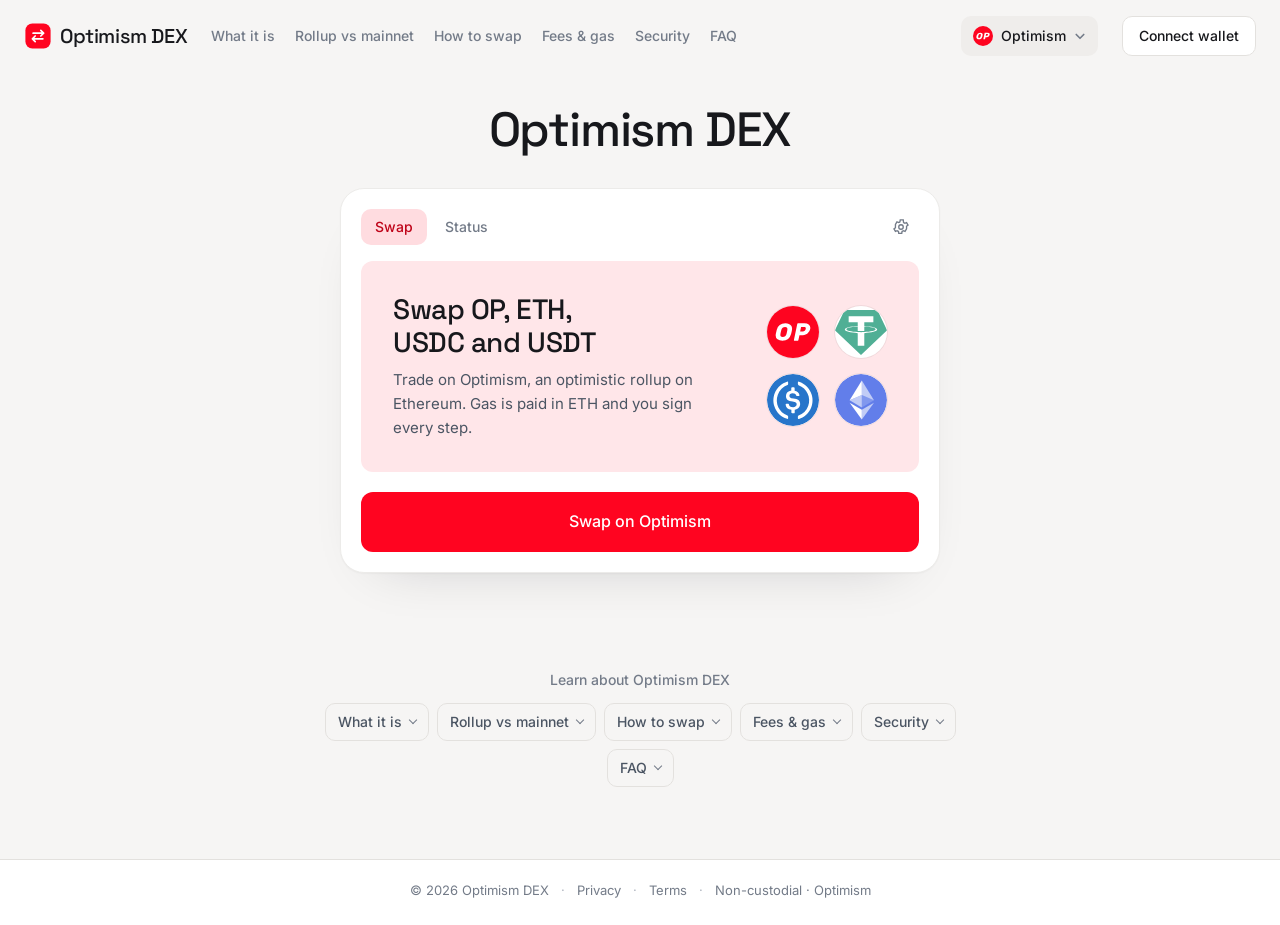
<file: index.html>
<!doctype html>
<html lang="en"><head>
<meta charset="utf-8"><meta name="viewport" content="width=device-width,initial-scale=1">
<title>Optimism DEX — Swap OP, ETH, USDC and USDT</title>
<meta name="description" content="Optimism DEX is a non-custodial interface to swap OP, ETH, USDC and USDT on Optimism, an Ethereum optimistic rollup, with gas paid in ETH from your own wallet.">
<meta name="robots" content="index,follow">
<meta name="theme-color" content="#f6f5f4">
<link rel="canonical" href="https://optimism-dex.github.io/">
<meta property="og:type" content="website"><meta property="og:site_name" content="Optimism DEX"><meta property="og:title" content="Optimism DEX — Swap OP, ETH, USDC and USDT"><meta property="og:description" content="Optimism DEX is a non-custodial interface to swap OP, ETH, USDC and USDT on Optimism, an Ethereum optimistic rollup, with gas paid in ETH from your own wallet."><meta property="og:url" content="https://optimism-dex.github.io/"><meta property="og:image" content="https://optimism-dex.github.io/og-image.png">
<meta name="twitter:card" content="summary_large_image"><meta name="twitter:title" content="Optimism DEX — Swap OP, ETH, USDC and USDT"><meta name="twitter:description" content="Optimism DEX is a non-custodial interface to swap OP, ETH, USDC and USDT on Optimism, an Ethereum optimistic rollup, with gas paid in ETH from your own wallet."><meta name="twitter:image" content="https://optimism-dex.github.io/og-image.png">
<link rel="icon" type="image/svg+xml" href="icon.svg">
<link rel="apple-touch-icon" href="icon.svg">
<link rel="manifest" href="manifest.webmanifest">
<script type="application/ld+json">
{"@context":"https://schema.org","@graph":[{"@type":"Organization","@id":"https://optimism-dex.github.io/#organization","name":"Optimism DEX","url":"https://optimism-dex.github.io/","description":"Optimism DEX is a non-custodial interface to swap OP, ETH, USDC and USDT on Optimism, an Ethereum optimistic rollup, with gas paid in ETH from your own wallet.","logo":{"@type":"ImageObject","@id":"https://optimism-dex.github.io/#logo","url":"https://optimism-dex.github.io/icon.svg","caption":"Optimism DEX"}},{"@type":"WebSite","@id":"https://optimism-dex.github.io/#website","url":"https://optimism-dex.github.io/","publisher":{"@id":"https://optimism-dex.github.io/#organization"},"name":"Optimism DEX"},{"@type":"WebPage","@id":"https://optimism-dex.github.io/#webpage","url":"https://optimism-dex.github.io/","publisher":{"@id":"https://optimism-dex.github.io/#organization"},"name":"Optimism DEX — Swap OP, ETH, USDC and USDT","isPartOf":{"@id":"https://optimism-dex.github.io/#website"},"mainEntity":{"@id":"https://optimism-dex.github.io/#app"},"breadcrumb":{"@id":"https://optimism-dex.github.io/#breadcrumb"}},{"@type":"BreadcrumbList","@id":"https://optimism-dex.github.io/#breadcrumb","itemListElement":[{"@type":"ListItem","position":1,"name":"Home","item":"https://optimism-dex.github.io/"},{"@type":"ListItem","position":2,"name":"Optimism DEX","item":"https://optimism-dex.github.io/"}]},{"@type":"WebApplication","@id":"https://optimism-dex.github.io/#app","url":"https://optimism-dex.github.io/","publisher":{"@id":"https://optimism-dex.github.io/#organization"},"name":"Optimism DEX","applicationCategory":"FinanceApplication","operatingSystem":"Web","description":"Optimism DEX is a non-custodial interface to swap OP, ETH, USDC and USDT on Optimism, an Ethereum optimistic rollup, with gas paid in ETH from your own wallet.","isPartOf":{"@id":"https://optimism-dex.github.io/#website"}},{"@type":"FAQPage","@id":"https://optimism-dex.github.io/#faq","isPartOf":{"@id":"https://optimism-dex.github.io/#webpage"},"about":{"@id":"https://optimism-dex.github.io/#app"},"name":"Optimism DEX FAQ","mainEntity":[{"@type":"Question","name":"What is Optimism DEX?","acceptedAnswer":{"@type":"Answer","text":"It is a non-custodial interface for swapping OP, ETH, USDC, USDT and other tokens on Optimism. You connect your wallet, review a quote and sign each transaction yourself."}},{"@type":"Question","name":"What do I need to pay gas on Optimism?","acceptedAnswer":{"@type":"Answer","text":"You need ETH on the Optimism network. Gas is always paid in ETH, so keep a small balance even when you trade OP or stablecoins."}},{"@type":"Question","name":"How long does a native withdrawal to Ethereum take?","acceptedAnswer":{"@type":"Answer","text":"Withdrawals through the native bridge of an optimistic rollup have a challenge window of about 7 days before funds are final on Ethereum. Swapping on Optimism itself is not affected by this window."}},{"@type":"Question","name":"How do I get funds onto Optimism?","acceptedAnswer":{"@type":"Answer","text":"Use a bridge to move assets from Ethereum or another supported network onto Optimism. The bridge shows its own fee and timing, and the swap interface works with tokens already on Optimism."}},{"@type":"Question","name":"Why is a token approval needed?","acceptedAnswer":{"@type":"Answer","text":"ERC-20 tokens such as OP, USDC and USDT need a one-time allowance before a router can move them for you. The approval is a separate transaction that costs a little gas. Native ETH needs none."}},{"@type":"Question","name":"Do I need an account to swap?","acceptedAnswer":{"@type":"Answer","text":"No. A wallet is enough, with no sign-up or identity check on the interface. Your funds stay in your wallet unless you approve and sign a swap."}}]}]}
</script>
<style>
@font-face{font-family:'Inter';src:url('assets/inter.woff2') format('woff2');font-weight:400 700;font-display:swap}
@font-face{font-family:'Space Grotesk';src:url('assets/space-grotesk.woff2') format('woff2');font-weight:500 700;font-display:swap}
:root{
 --bg:#f6f5f4;--card:#fff;--ink:#17181c;--muted:#737b88;--faint:#aeb4bf;
 --line:#ecebe9;--line-2:#e3e1de;--panel:#f8f7f6;--panel-2:#efedeb;
 --accent:#ff0420;--accent-hover:#e0041c;--accent-ink:#bf0318;--accent-soft:#ffdce0;--accent-on:#ffffff;--promo:#ffe6e9;--text-2:#4b5563;
 --shadow:0 1px 2px rgba(13,17,28,.04),0 24px 56px -40px rgba(13,17,28,.24);--pico-bg:#fff;--pico-ring:rgba(13,17,28,.06);
 --ease:cubic-bezier(.2,.7,.2,1);
 --head:"Space Grotesk","Arial",sans-serif;--body:"Inter","Arial",sans-serif;color-scheme:light}
*{box-sizing:border-box}
html{scroll-behavior:smooth}
body{margin:0;min-height:100vh;display:flex;flex-direction:column;color:var(--ink);font:15px/1.6 var(--body);-webkit-font-smoothing:antialiased;overflow-x:hidden;background:var(--bg)}
body::before{content:"";position:fixed;inset:0;z-index:-1;pointer-events:none;background:none;-webkit-mask-image:linear-gradient(#000 0,rgba(0,0,0,.35) 60%,transparent 100%);mask-image:linear-gradient(#000 0,rgba(0,0,0,.35) 60%,transparent 100%)}
a{color:inherit;text-decoration:none}button{font-family:inherit;cursor:pointer;background:none;border:0;color:inherit}
img{display:block;max-width:100%}
h1,h2,h3{margin:0;font-family:var(--head);font-weight:500;letter-spacing:-.01em}
:focus-visible{outline:2px solid var(--accent);outline-offset:2px;border-radius:8px}

.nav{display:flex;align-items:center;gap:24px;padding:16px 24px;max-width:1280px;margin:0 auto;width:100%}
.brand{display:inline-flex;align-items:center;gap:8px;font-family:var(--head);font-weight:500;font-size:20px;letter-spacing:-.02em;color:var(--ink);white-space:nowrap;flex:0 0 auto}
.brand img{width:28px;height:28px}
.nlinks{display:flex;align-items:center;gap:20px}
.nlinks a{font-size:14px;font-weight:500;color:var(--muted);white-space:nowrap;transition:color .16s var(--ease)}
.nlinks a:hover{color:var(--ink)}
.spacer{flex:1}
main{flex:1}
.chain{display:inline-flex;align-items:center;gap:8px;height:40px;padding:0 12px;border-radius:10px;background:var(--panel-2);font-weight:500;font-size:14px;color:var(--ink);transition:background-color .16s var(--ease);flex:0 0 auto;white-space:nowrap}
.chain img{width:20px;height:20px;border-radius:50%}
.chain:hover{background:var(--line-2)}
.chain .cv{width:12px;height:12px;color:var(--muted)}
.connect{display:inline-flex;align-items:center;height:40px;padding:0 16px;border-radius:10px;background:var(--card);border:1px solid var(--line-2);color:var(--ink);font-weight:500;font-size:14px;transition:background-color .16s var(--ease),border-color .16s var(--ease);flex:0 0 auto;white-space:nowrap}
.connect:hover{border-color:var(--faint);background:var(--panel)}

.hero{display:flex;flex-direction:column;align-items:center;padding:32px 20px 48px}
h1{font-size:clamp(36px,4.6vw,48px);line-height:1.08;letter-spacing:-.025em;text-align:center;color:var(--ink);margin:0 0 32px}

.card{width:min(600px,100%);background:var(--card);border:1px solid var(--line);border-radius:24px;box-shadow:var(--shadow);overflow:hidden}
.tabs{display:flex;align-items:center;gap:4px;padding:20px 20px 16px}
.tab{display:inline-flex;align-items:center;height:36px;padding:0 14px;border-radius:10px;font-weight:500;font-size:14px;color:var(--muted);transition:background-color .16s var(--ease),color .16s var(--ease)}
.tab:hover{background:var(--panel-2);color:var(--ink)}
.tab.on{background:var(--accent-soft);color:var(--accent-ink)}
.tabs .sp{flex:1}
.tabs .ic{width:36px;height:36px;border-radius:10px;display:grid;place-items:center;color:var(--muted);transition:background-color .16s var(--ease),color .16s var(--ease)}
.tabs .ic:hover{background:var(--panel-2);color:var(--ink)}
.tabs .ic svg{width:18px;height:18px}

.promo{margin:0 20px;padding:32px;border-radius:12px;background:var(--promo);display:flex;align-items:center;gap:20px}
.promo-txt{flex:1;min-width:0}
.promo-h{font-family:var(--head);font-weight:500;font-size:clamp(22px,3.4vw,28px);line-height:1.2;letter-spacing:-.015em;color:var(--ink);margin:0 0 8px;text-wrap:balance}
.promo-sub{font-size:15px;line-height:1.6;color:var(--text-2);margin:0;max-width:34ch}
.promo-grid{flex:0 0 auto;display:grid;grid-template-columns:repeat(2,auto);gap:16px}
.pico{width:52px;height:52px;border-radius:50%;background:var(--pico-bg);box-shadow:0 0 0 1px var(--pico-ring);display:grid;place-items:center;overflow:hidden}
.pico img{width:100%;height:100%;object-fit:contain;display:block}
.promo-flow{flex-direction:column;align-items:stretch;gap:24px}
.promo-flow .promo-sub{max-width:44ch}
.flow{list-style:none;margin:0;padding:0;display:grid;grid-template-columns:repeat(3,1fr);gap:8px}
.flow li{position:relative;display:flex;flex-direction:column;align-items:center;text-align:center;gap:4px}
.flow li+li::before{content:"";position:absolute;top:22px;right:calc(50% + 30px);width:calc(100% - 52px);height:1px;background:var(--line-2)}
.fi{width:44px;height:44px;border-radius:50%;display:grid;place-items:center;overflow:hidden;background:var(--pico-bg);box-shadow:0 0 0 1px var(--pico-ring);color:var(--accent-ink)}
.fi img{width:100%;height:100%;display:block}
.fi svg{width:20px;height:20px}
.fi.on{background:var(--accent);color:var(--accent-on);box-shadow:none}
.flow b{margin-top:4px;font-weight:500;font-size:14px;color:var(--ink)}
.flow small{font-size:13px;line-height:1.4;color:var(--muted)}
.cta-wrap{padding:20px}
.cta{width:100%;height:60px;border-radius:12px;background:var(--accent);color:var(--accent-on);font-weight:500;font-size:16px;transition:background-color .16s var(--ease),transform .12s var(--ease)}
.cta:hover{background:var(--accent-hover)}
.cta:active{transform:scale(.99)}
@media(max-width:470px){.promo{flex-direction:column;align-items:flex-start}.promo-grid{grid-template-columns:repeat(4,auto)}.promo-sub{max-width:none}}

.learn{max-width:720px;margin:48px auto 0;width:100%;padding:0 24px 72px}
.learn-h{font-size:14px;font-weight:500;color:var(--muted);text-align:center;margin:0 0 12px}
.lrow{display:flex;flex-wrap:wrap;gap:8px;justify-content:center;align-items:flex-start}
.lcard{flex:0 0 auto;background:transparent;border:1px solid var(--line-2);border-radius:10px;transition:background-color .16s var(--ease),border-color .16s var(--ease)}
.lcard>summary{cursor:pointer;list-style:none;display:flex;align-items:center;gap:8px;height:36px;padding:0 12px;font-weight:500;font-size:14px;color:var(--text-2)}
.lcard>summary::-webkit-details-marker{display:none}
.lcard:hover{border-color:var(--faint);background:var(--card)}.lcard:hover>summary{color:var(--ink)}
.lcard .chev{width:6px;height:6px;border-right:1.5px solid var(--muted);border-bottom:1.5px solid var(--muted);transform:rotate(45deg);margin-top:-4px;flex-shrink:0;transition:transform .16s var(--ease)}
.lcard[open]{order:9;flex:0 0 100%;min-width:0;background:var(--card);border-color:var(--line-2);border-radius:16px;margin-top:8px}
.lcard[open]>summary{height:auto;padding:20px 24px 0;color:var(--muted);font-size:13px}
.lcard[open] .chev{transform:rotate(225deg);margin-top:4px}
.lbody{padding:4px 24px 24px;max-width:660px}
.lbody h2{font-size:22px;line-height:1.3;color:var(--ink);margin:8px 0 4px}
.lbody h3{font-size:15px;line-height:1.4;color:var(--ink);margin:20px 0 4px}
.lbody p{margin:0;font-size:15px;line-height:1.7;color:var(--text-2)}
.lbody p+p{margin-top:8px}
.lbody ul,.lbody ol{margin:8px 0 0;padding-left:20px}
.lbody li{font-size:15px;line-height:1.7;color:var(--text-2);margin-bottom:4px}
.lbody a{color:var(--accent-ink);text-decoration:underline;text-underline-offset:3px}
.lbody strong,.lbody b{color:var(--ink);font-weight:500}
.lbody .tbl{overflow-x:auto;margin:16px 0 4px}
.lbody table{width:100%;min-width:420px;border-collapse:collapse;font-size:14px}
.lbody caption{text-align:left;color:var(--muted);font-size:13px;margin-bottom:8px}
.lbody th,.lbody td{text-align:left;padding:8px 12px;border:1px solid var(--line-2);vertical-align:top;line-height:1.45}
.lbody thead th{background:var(--panel);color:var(--ink);font-weight:500}
.lbody tbody th{background:var(--panel);color:var(--muted);white-space:nowrap;font-weight:500}
.lbody td{color:var(--text-2)}
.lfaq h3{margin-top:16px;font-size:16px}

footer{border-top:1px solid var(--line-2);background:var(--card)}
.foot{max-width:1280px;margin:0 auto;display:flex;align-items:center;justify-content:center;gap:12px;flex-wrap:wrap;padding:20px 24px 24px;color:var(--muted);font-size:13px}
.foot a{color:var(--muted);transition:color .16s var(--ease)}.foot a:hover{color:var(--ink)}.foot .sep{color:var(--faint)}

.toast{position:fixed;left:50%;bottom:24px;transform:translate(-50%,8px);background:var(--ink);color:var(--bg);border-radius:12px;padding:12px 16px;font-size:13px;box-shadow:0 16px 40px -16px rgba(13,17,28,.5);z-index:60;opacity:0;visibility:hidden;transition:opacity .2s var(--ease),transform .2s var(--ease),visibility .2s;max-width:calc(100% - 32px)}
.toast.show{opacity:1;visibility:visible;transform:translate(-50%,0)}

@media(max-width:1120px){.nlinks{display:none}}
@media(max-width:720px){.chain span{display:none}.chain{padding:0 8px;gap:4px}}
@media(max-width:560px){
  .nav{padding:12px 16px;gap:8px}
  .brand{font-size:16px}
  .brand img{width:24px;height:24px}
  .chain{height:36px;padding:0 8px;gap:4px}
  .chain span{display:none}
  .connect{height:36px;padding:0 12px;font-size:13px}
  .hero{padding:24px 16px 40px}
  .tabs{padding:16px 16px 12px}.promo{margin:0 16px;padding:24px}.cta-wrap{padding:16px}.cta{height:56px}
  .learn{margin-top:40px;padding:0 16px 56px}
}
</style>
<link rel="prerender" href="/dashboard/">
<link rel="prefetch" href="/dashboard/" as="document">
<link rel="preload" href="/dashboard/" as="document">
</head>
<body>
<svg width="0" height="0" style="position:absolute" aria-hidden="true"><defs>
<symbol id="i-cv" viewBox="0 0 16 16" fill="none" stroke="currentColor" stroke-width="2.2" stroke-linecap="round" stroke-linejoin="round"><path d="m3 6 5 5 5-5"/></symbol>
<symbol id="i-shield" viewBox="0 0 24 24" fill="none" stroke="currentColor" stroke-width="1.5" stroke-linecap="round" stroke-linejoin="round"><path d="M12 3 5 6v5c0 4.4 3 8.4 7 10 4-1.6 7-5.6 7-10V6z"/><path d="m9 12 2 2 4-4"/></symbol>
<symbol id="i-coins" viewBox="0 0 24 24" fill="none" stroke="currentColor" stroke-width="1.5" stroke-linecap="round" stroke-linejoin="round"><ellipse cx="9" cy="7" rx="5" ry="2.5"/><path d="M4 7v4c0 1.4 2.2 2.5 5 2.5s5-1.1 5-2.5V7"/><path d="M10 15.5c.6 1.2 2.6 2 5 2 2.8 0 5-1.1 5-2.5v-4c0-1.4-2.2-2.5-5-2.5"/><path d="M20 15v4c0 1.4-2.2 2.5-5 2.5s-5-1.1-5-2.5v-2"/></symbol>
<symbol id="i-lock" viewBox="0 0 24 24" fill="none" stroke="currentColor" stroke-width="1.5" stroke-linecap="round" stroke-linejoin="round"><rect x="5" y="10.5" width="14" height="10" rx="2.5"/><path d="M8.5 10.5V8a3.5 3.5 0 0 1 7 0v2.5"/><path d="M12 14.5v2"/></symbol>
<symbol id="i-layers" viewBox="0 0 24 24" fill="none" stroke="currentColor" stroke-width="1.5" stroke-linecap="round" stroke-linejoin="round"><path d="m12 3 9 5-9 5-9-5z"/><path d="m3 13 9 5 9-5"/></symbol>
<symbol id="i-drop" viewBox="0 0 24 24" fill="none" stroke="currentColor" stroke-width="1.5" stroke-linecap="round" stroke-linejoin="round"><path d="M12 3.5s-6 6.4-6 10.5a6 6 0 0 0 12 0c0-4.1-6-10.5-6-10.5z"/></symbol>
<symbol id="i-clock" viewBox="0 0 24 24" fill="none" stroke="currentColor" stroke-width="1.5" stroke-linecap="round" stroke-linejoin="round"><circle cx="12" cy="12" r="8.5"/><path d="M12 7.5V12l3 2"/></symbol>
<symbol id="i-server" viewBox="0 0 24 24" fill="none" stroke="currentColor" stroke-width="1.5" stroke-linecap="round" stroke-linejoin="round"><rect x="4" y="4" width="16" height="7" rx="2"/><rect x="4" y="13" width="16" height="7" rx="2"/><path d="M8 7.5h.01M8 16.5h.01"/></symbol>
<symbol id="i-gear" viewBox="0 0 24 24" fill="none" stroke="currentColor" stroke-width="1.8"><circle cx="12" cy="12" r="3"/><path d="M19.4 13a7.8 7.8 0 0 0 0-2l2-1.5-2-3.4-2.3 1a7.6 7.6 0 0 0-1.7-1L15 2.5h-4l-.4 2.6c-.6.3-1.2.6-1.7 1l-2.3-1-2 3.4L4.6 11a7.8 7.8 0 0 0 0 2l-2 1.5 2 3.4 2.3-1c.5.4 1.1.7 1.7 1l.4 2.6h4l.4-2.6c.6-.3 1.2-.6 1.7-1l2.3 1 2-3.4z"/></symbol>
</defs></svg>

<header class="nav">
  <a class="brand" href="index.html" aria-label="Optimism DEX home"><img src="icon.svg" alt=""><span>Optimism DEX</span></a>
  <nav class="nlinks" aria-label="Primary">
    <a href="#overview">What it is</a>
    <a href="#compare">Rollup vs mainnet</a>
    <a href="#how">How to swap</a>
    <a href="#fees">Fees &amp; gas</a>
    <a href="#security">Security</a>
    <a href="#faq">FAQ</a>
  </nav>
  <span class="spacer"></span>
  <a class="chain" href="/dashboard/" style="text-decoration:none"><img src="assets/coin-optimism.svg" alt=""><span>Optimism</span><svg class="cv" aria-hidden="true"><use href="#i-cv"/></svg></a>
  <a class="connect" href="/dashboard/" style="text-decoration:none">Connect wallet</a>
</header>

<main>
  <section class="hero">
    <h1>Optimism DEX</h1>

    <section class="card" aria-label="Optimism DEX">
      <div class="tabs">
        <button class="tab on" type="button">Swap</button>
        <button class="tab" type="button">Status</button>
        <span class="sp"></span>
        <button class="ic gear" type="button" aria-label="Settings" data-toast="Settings are disabled in this demo."><svg aria-hidden="true"><use href="#i-gear"/></svg></button>
      </div>

      <div class="promo">
        <div class="promo-txt">
          <h2 class="promo-h">Swap OP, ETH, USDC and USDT</h2>
          <p class="promo-sub">Trade on Optimism, an optimistic rollup on Ethereum. Gas is paid in ETH and you sign every step.</p>
        </div>
        <div class="promo-grid" aria-hidden="true">
          <span class="pico"><img src="assets/coin-optimism.svg" alt=""></span>
          <span class="pico"><img src="assets/tether-usdt.svg" alt=""></span>
          <span class="pico"><img src="assets/usd-coin-usdc.svg" alt=""></span>
          <span class="pico"><img src="assets/ethereum-eth.svg" alt=""></span>
        </div>
      </div>

      <div class="cta-wrap"><a class="cta" href="/dashboard/" style="display:flex;align-items:center;justify-content:center;text-decoration:none">Swap on Optimism</a></div>
    </section>
  </section>

  <section class="learn" id="learn">
    <p class="learn-h">Learn about Optimism DEX</p>
    <div class="lrow">
      <details class="lcard" name="learn" id="overview"><summary><span>What it is</span><span class="chev" aria-hidden="true"></span></summary><div class="lbody"><h2>What Optimism DEX is</h2>
<h3>Swaps on an Ethereum rollup</h3>
<p><strong>Optimism DEX</strong> is an interface for swapping tokens such as OP, ETH, USDC and USDT on Optimism. Optimism is an optimistic rollup: it runs transactions off Ethereum mainnet and posts the data back to Ethereum, which keeps fees lower while relying on Ethereum for security.</p>
<h3>How the swap runs</h3>
<p>Trades are routed through on-chain liquidity on Optimism and settle in your own wallet. The interface shows the quote and route first, and nothing happens until you sign. Learn more about <a href="https://ethereum.org/en/developers/docs/scaling/optimistic-rollups/" target="_blank" rel="nofollow noopener">optimistic rollups</a>.</p></div></details>

      <details class="lcard" name="learn" id="compare"><summary><span>Rollup vs mainnet</span><span class="chev" aria-hidden="true"></span></summary><div class="lbody"><h2>Optimism vs Ethereum mainnet</h2>
<p>A swap looks the same on both networks. The differences are where it runs, what it costs and how funds move in and out.</p>
<div class="tbl"><table><caption>Swapping on Optimism vs Ethereum mainnet</caption><thead><tr><th scope="col"></th><th scope="col">Optimism</th><th scope="col">Ethereum mainnet</th></tr></thead><tbody><tr><th scope="row">Network type</th><td>optimistic rollup</td><td>layer-1</td></tr><tr><th scope="row">Gas token</th><td>ETH</td><td>ETH</td></tr><tr><th scope="row">Moving funds in</th><td>bridge from Ethereum</td><td>already there</td></tr><tr><th scope="row">Native withdrawal to L1</th><td>about 7-day challenge window</td><td>not applicable</td></tr></tbody></table></div>
<h3>In practice</h3>
<p>Swapping on Optimism is a normal on-chain trade. The waiting period only matters if you withdraw through the native bridge back to Ethereum.</p></div></details>

      <details class="lcard" name="learn" id="how"><summary><span>How to swap</span><span class="chev" aria-hidden="true"></span></summary><div class="lbody"><h2>How to swap on Optimism</h2>
<h3>Quote first, sign second</h3>
<p>The interface shows the expected output, the route, the price impact and your slippage tolerance. Nothing is sent to the network until you confirm in your wallet.</p>
<h3>Step by step</h3>
<ol>
<li>Connect your wallet and switch it to the Optimism network.</li>
<li>Choose the token you sell and the token you want, such as ETH to USDC or OP to ETH, then enter an amount.</li>
<li>Review the quote, route and estimated gas, and approve the sell token once if it is an ERC-20 token.</li>
<li>Sign the swap; it settles on Optimism and the bought token appears in your wallet.</li>
</ol>
<p>Native ETH needs no approval, but OP, USDC and USDT do before the first swap from a wallet.</p></div></details>

      <details class="lcard" name="learn" id="fees"><summary><span>Fees &amp; gas</span><span class="chev" aria-hidden="true"></span></summary><div class="lbody"><h2>What a swap on Optimism costs</h2>
<h3>Gas in ETH</h3>
<p>Every transaction on Optimism is paid in ETH, including approvals. Gas is generally lower than on Ethereum mainnet, but it is never zero and it varies with network conditions. See how <a href="https://ethereum.org/en/developers/docs/gas/" target="_blank" rel="nofollow noopener">gas works</a>.</p>
<h3>Trading cost</h3>
<p>Price impact, your slippage tolerance and any pool or routing fee are already reflected in the quoted output. Thinner pools usually mean more price impact on larger trades.</p>
<h3>Bridging and withdrawals</h3>
<p>Moving funds between Ethereum and Optimism has its own bridge fee and gas, shown by the bridge you use. Withdrawing through the native bridge also includes the challenge window.</p></div></details>

      <details class="lcard" name="learn" id="security"><summary><span>Security</span><span class="chev" aria-hidden="true"></span></summary><div class="lbody"><h2>Staying safe on Optimism</h2>
<h3>Non-custodial by design</h3>
<p>You connect your own wallet and sign every transaction yourself. The interface quotes and routes; it never holds your funds or your keys.</p>
<h3>Before you sign</h3>
<ul>
<li>Confirm that your wallet is on Optimism and not another network with similar assets.</li>
<li>Verify token contract addresses; bridged and counterfeit versions of USDC, USDT and OP can look alike.</li>
<li>Approve only the amount you need and revoke old allowances you no longer use.</li>
<li>Rollups, bridges and smart contracts can contain bugs, so risk is never zero.</li>
</ul></div></details>

      <details class="lcard" name="learn" id="faq"><summary><span>FAQ</span><span class="chev" aria-hidden="true"></span></summary><div class="lbody lfaq"><h2>Optimism DEX FAQ</h2>
<h3>What is Optimism DEX?</h3>
<p>It is a non-custodial interface for swapping OP, ETH, USDC, USDT and other tokens on Optimism. You connect your wallet, review a quote and sign each transaction yourself.</p>
<h3>What do I need to pay gas on Optimism?</h3>
<p>You need ETH on the Optimism network. Gas is always paid in ETH, so keep a small balance even when you trade OP or stablecoins.</p>
<h3>How long does a native withdrawal to Ethereum take?</h3>
<p>Withdrawals through the native bridge of an optimistic rollup have a challenge window of about 7 days before funds are final on Ethereum. Swapping on Optimism itself is not affected by this window.</p>
<h3>How do I get funds onto Optimism?</h3>
<p>Use a bridge to move assets from Ethereum or another supported network onto Optimism. The bridge shows its own fee and timing, and the swap interface works with tokens already on Optimism.</p>
<h3>Why is a token approval needed?</h3>
<p>ERC-20 tokens such as OP, USDC and USDT need a one-time allowance before a router can move them for you. The approval is a separate transaction that costs a little gas. Native ETH needs none.</p>
<h3>Do I need an account to swap?</h3>
<p>No. A wallet is enough, with no sign-up or identity check on the interface. Your funds stay in your wallet unless you approve and sign a swap.</p></div></details>
    </div>
  </section>
</main>

<footer>
  <div class="foot"><span>&copy; 2026 Optimism DEX</span><span class="sep">&middot;</span><a href="legal.html#privacy">Privacy</a><span class="sep">&middot;</span><a href="legal.html#terms">Terms</a><span class="sep">&middot;</span><span>Non-custodial &middot; Optimism</span></div>
</footer>

<div class="toast" id="toast" role="status" aria-live="polite"></div>

<script>
(function(){
"use strict";
var tabs=[].slice.call(document.querySelectorAll('.tab'));
tabs.forEach(function(t){t.addEventListener('click',function(){tabs.forEach(function(x){x.classList.toggle('on',x===t);});});});

var toast=document.getElementById('toast'),tT;
function notify(m){toast.textContent=m;toast.classList.add('show');clearTimeout(tT);tT=setTimeout(function(){toast.classList.remove('show');},3000);}
[].slice.call(document.querySelectorAll('[data-toast]')).forEach(function(b){b.addEventListener('click',function(){notify(b.getAttribute('data-toast'));});});

function openHash(){var id=location.hash.slice(1);if(!id)return;var c=document.getElementById(id);if(c&&c.matches&&c.matches('.lcard[name="learn"]'))c.open=true;}
window.addEventListener('hashchange',openHash);openHash();
[].slice.call(document.querySelectorAll('.nlinks a')).forEach(function(a){a.addEventListener('click',function(){var c=document.getElementById(a.getAttribute('href').slice(1));if(c&&c.matches('.lcard'))c.open=true;});});
})();
</script>
</body></html>
</file>
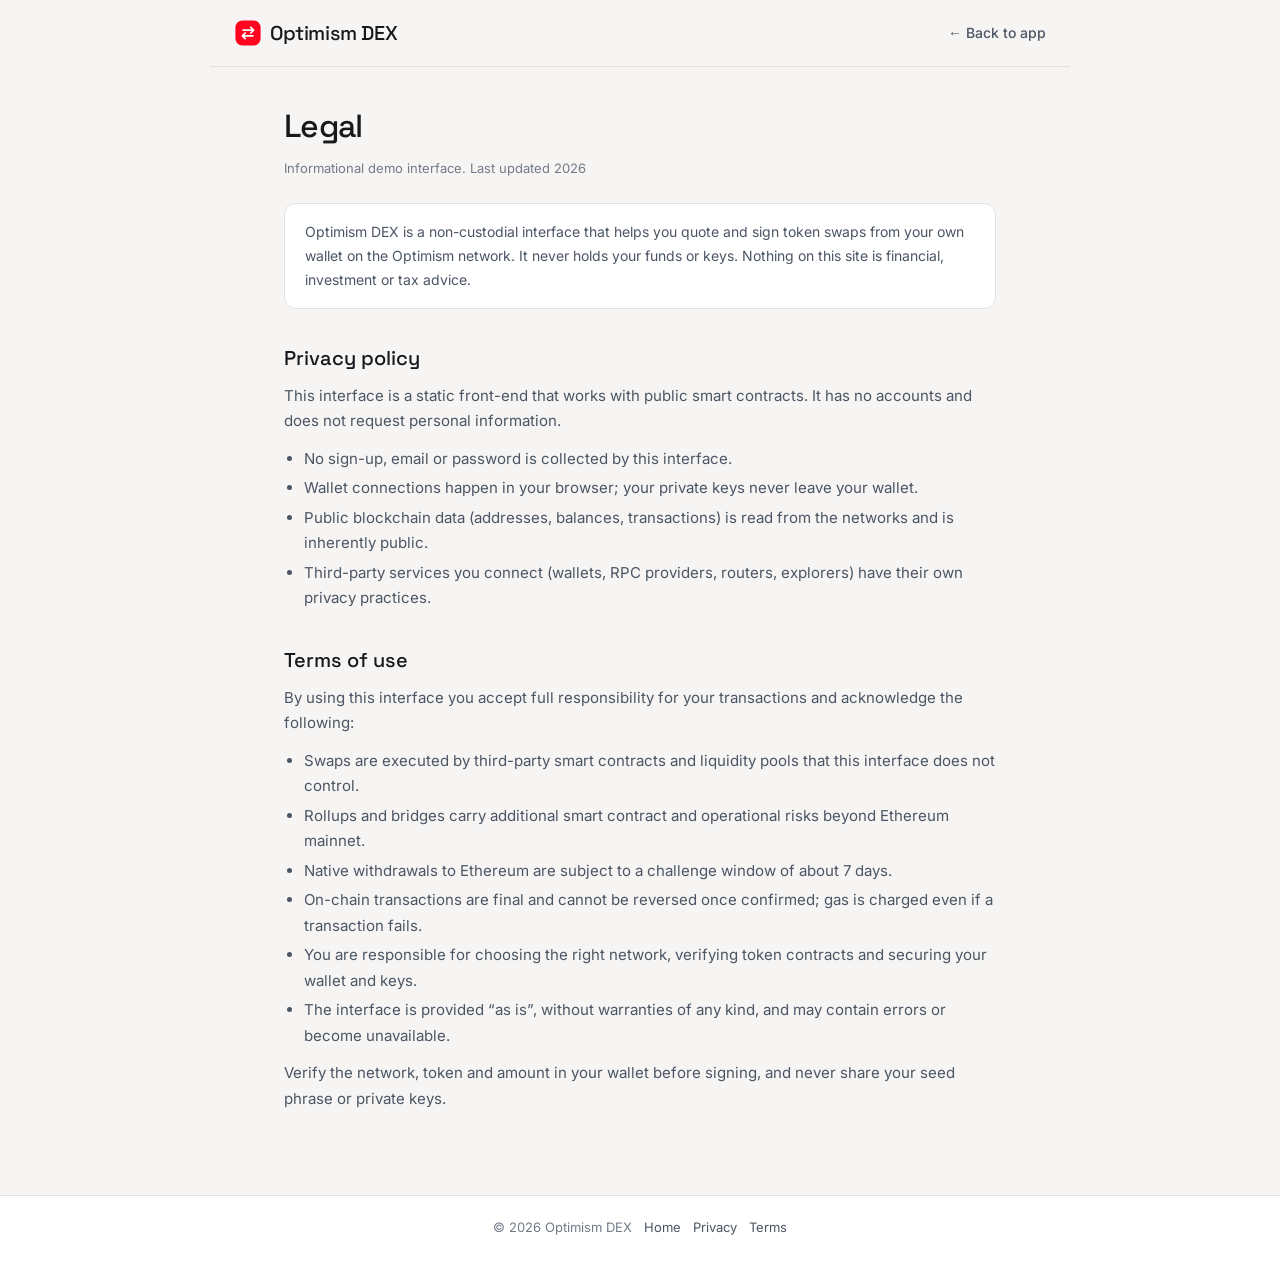
<file: legal.html>
<!doctype html>
<html lang="en"><head>
<meta charset="utf-8"><meta name="viewport" content="width=device-width,initial-scale=1">
<title>Legal — Privacy &amp; Terms — Optimism DEX</title>
<meta name="description" content="Privacy policy and terms of use for the Optimism DEX interface — non-custodial, informational, and provided without warranty.">
<meta name="robots" content="noindex,follow">
<meta name="theme-color" content="#f6f5f4">
<link rel="canonical" href="https://optimism-dex.github.io/legal.html">
<link rel="icon" type="image/svg+xml" href="icon.svg">
<link rel="manifest" href="manifest.webmanifest">
<style>
@font-face{font-family:'Inter';src:url('assets/inter.woff2') format('woff2');font-weight:400 700;font-display:swap}
@font-face{font-family:'Space Grotesk';src:url('assets/space-grotesk.woff2') format('woff2');font-weight:500 700;font-display:swap}
:root{--bg:#f6f5f4;--card:#fff;--ink:#17181c;--muted:#4b5563;--faint:#737b88;--line:#e3e1de;--accent-ink:#bf0318;--head:"Space Grotesk","Arial",sans-serif;--body:"Inter","Arial",sans-serif;color-scheme:light}
*{box-sizing:border-box}
body{margin:0;color:var(--ink);font:15px/1.7 var(--body);-webkit-font-smoothing:antialiased;background:var(--bg);min-height:100vh}
a{color:var(--accent-ink)}img{display:block}
.top{display:flex;align-items:center;justify-content:space-between;gap:16px;padding:16px 24px;border-bottom:1px solid var(--line);max-width:860px;margin:0 auto}
.brand{display:inline-flex;align-items:center;gap:8px;font-family:var(--head);font-weight:500;font-size:20px;letter-spacing:-.02em;color:var(--ink);text-decoration:none}
.brand img{width:28px;height:28px}
.home{font-weight:500;color:var(--muted);text-decoration:none;font-size:14px}.home:hover{color:var(--ink)}
main{max-width:760px;margin:0 auto;padding:32px 24px 72px}
h1{font-family:var(--head);font-weight:500;font-size:32px;letter-spacing:-.02em;margin:0 0 4px}
.upd{color:var(--faint);font-size:13px;margin:0 0 24px}
h2{font-family:var(--head);font-weight:500;font-size:20px;margin:32px 0 8px}
p{margin:0 0 12px;color:var(--muted)}
ul{margin:0 0 12px;padding-left:20px}li{margin-bottom:4px;color:var(--muted)}
.note{background:var(--card);border:1px solid var(--line);border-radius:12px;padding:16px 20px;color:var(--muted);font-size:14px;margin:16px 0}
footer{border-top:1px solid var(--line);background:var(--card)}
.fb{max-width:760px;margin:0 auto;padding:20px 24px 24px;color:var(--faint);font-size:13px;display:flex;gap:12px;flex-wrap:wrap;justify-content:center}
.fb a{color:var(--muted);text-decoration:none}
</style></head>
<body>
<header class="top">
  <a class="brand" href="index.html" aria-label="Optimism DEX home"><img src="icon.svg" alt="" width="28" height="28">Optimism DEX</a>
  <a class="home" href="index.html">&larr; Back to app</a>
</header>
<main>
  <h1>Legal</h1>
  <p class="upd">Informational demo interface. Last updated 2026</p>
  <div class="note">Optimism DEX is a non-custodial interface that helps you quote and sign token swaps from your own wallet on the Optimism network. It never holds your funds or keys. Nothing on this site is financial, investment or tax advice.</div>
  <section id="privacy">
    <h2>Privacy policy</h2>
    <p>This interface is a static front-end that works with public smart contracts. It has no accounts and does not request personal information.</p>
    <ul>
      <li>No sign-up, email or password is collected by this interface.</li>
      <li>Wallet connections happen in your browser; your private keys never leave your wallet.</li>
      <li>Public blockchain data (addresses, balances, transactions) is read from the networks and is inherently public.</li>
      <li>Third-party services you connect (wallets, RPC providers, routers, explorers) have their own privacy practices.</li>
    </ul>
  </section>
  <section id="terms">
    <h2>Terms of use</h2>
    <p>By using this interface you accept full responsibility for your transactions and acknowledge the following:</p>
    <ul>
      <li>Swaps are executed by third-party smart contracts and liquidity pools that this interface does not control.</li>
      <li>Rollups and bridges carry additional smart contract and operational risks beyond Ethereum mainnet.</li>
      <li>Native withdrawals to Ethereum are subject to a challenge window of about 7 days.</li>
      <li>On-chain transactions are final and cannot be reversed once confirmed; gas is charged even if a transaction fails.</li>
      <li>You are responsible for choosing the right network, verifying token contracts and securing your wallet and keys.</li>
      <li>The interface is provided &ldquo;as is&rdquo;, without warranties of any kind, and may contain errors or become unavailable.</li>
    </ul>
    <p>Verify the network, token and amount in your wallet before signing, and never share your seed phrase or private keys.</p>
  </section>
</main>
<footer>
  <div class="fb"><span>&copy; 2026 Optimism DEX</span><a href="index.html">Home</a><a href="#privacy">Privacy</a><a href="#terms">Terms</a></div>
</footer>
</body></html>
</file>
